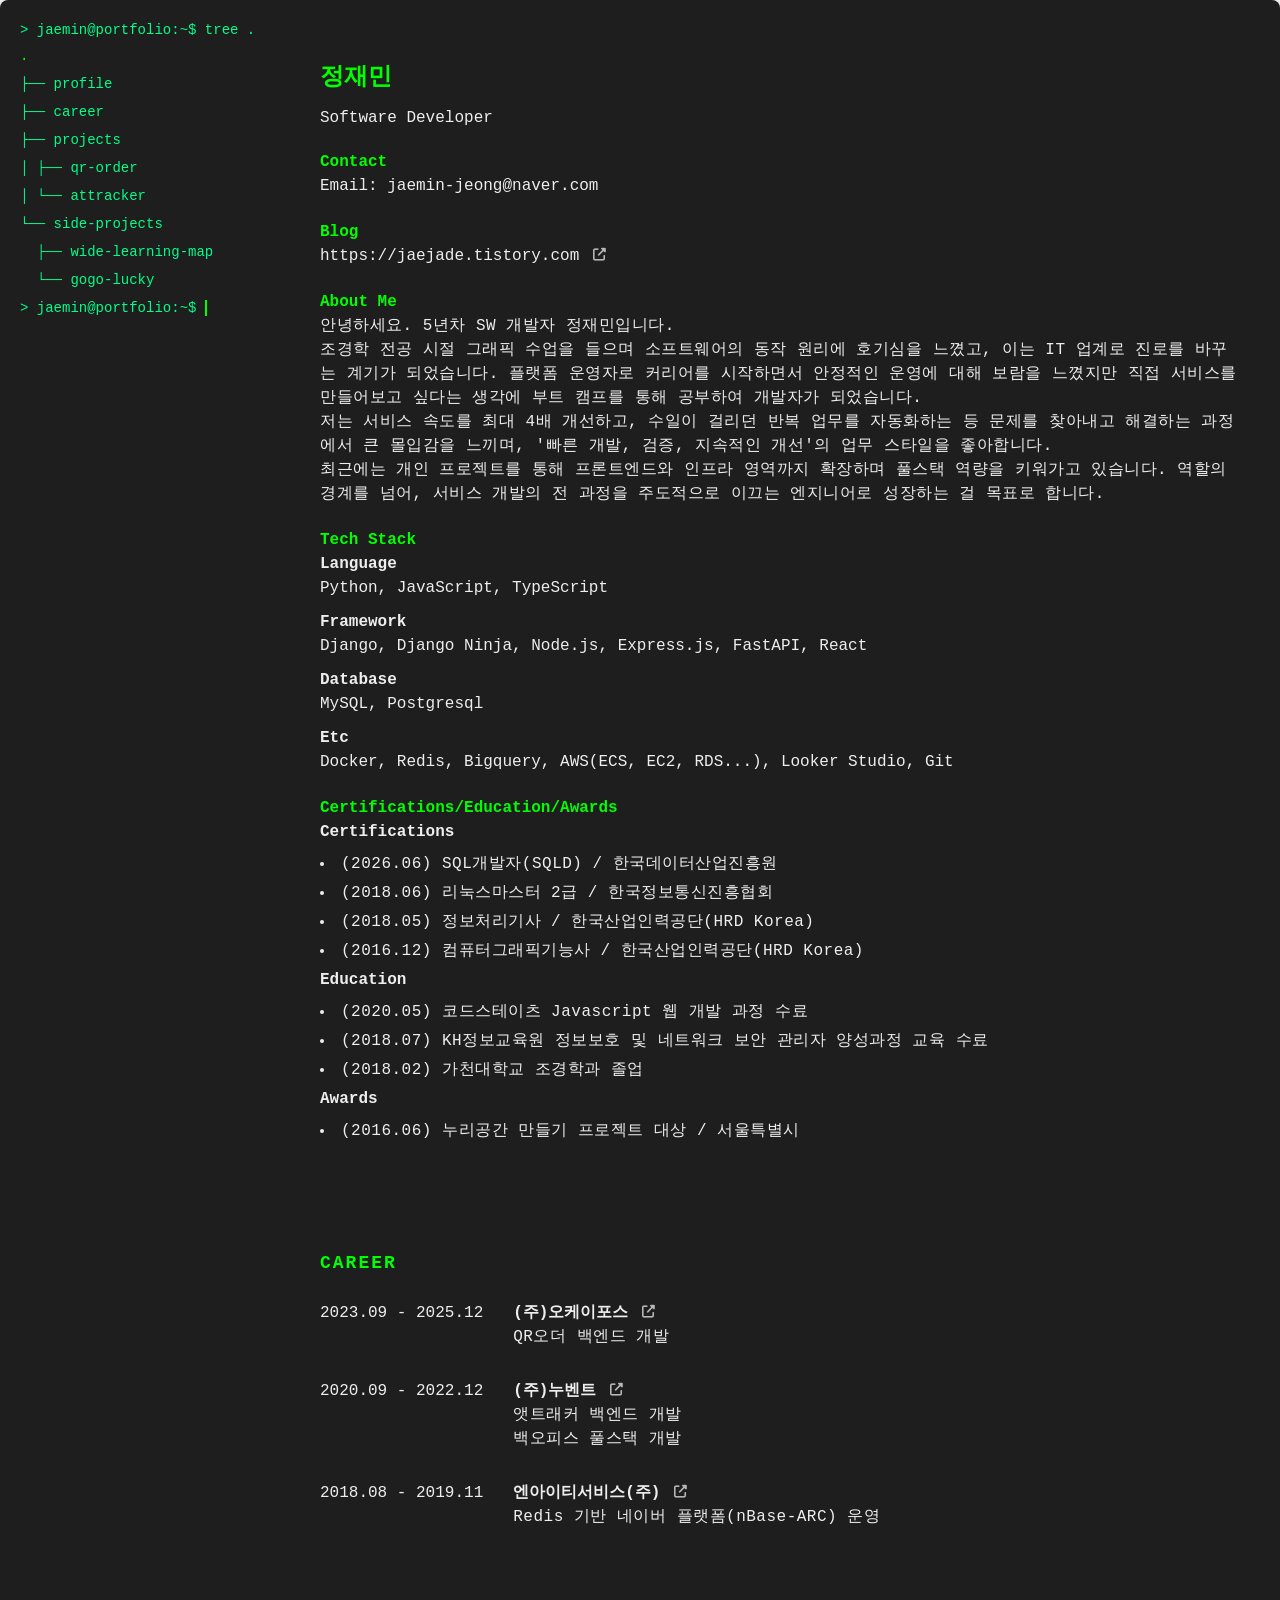
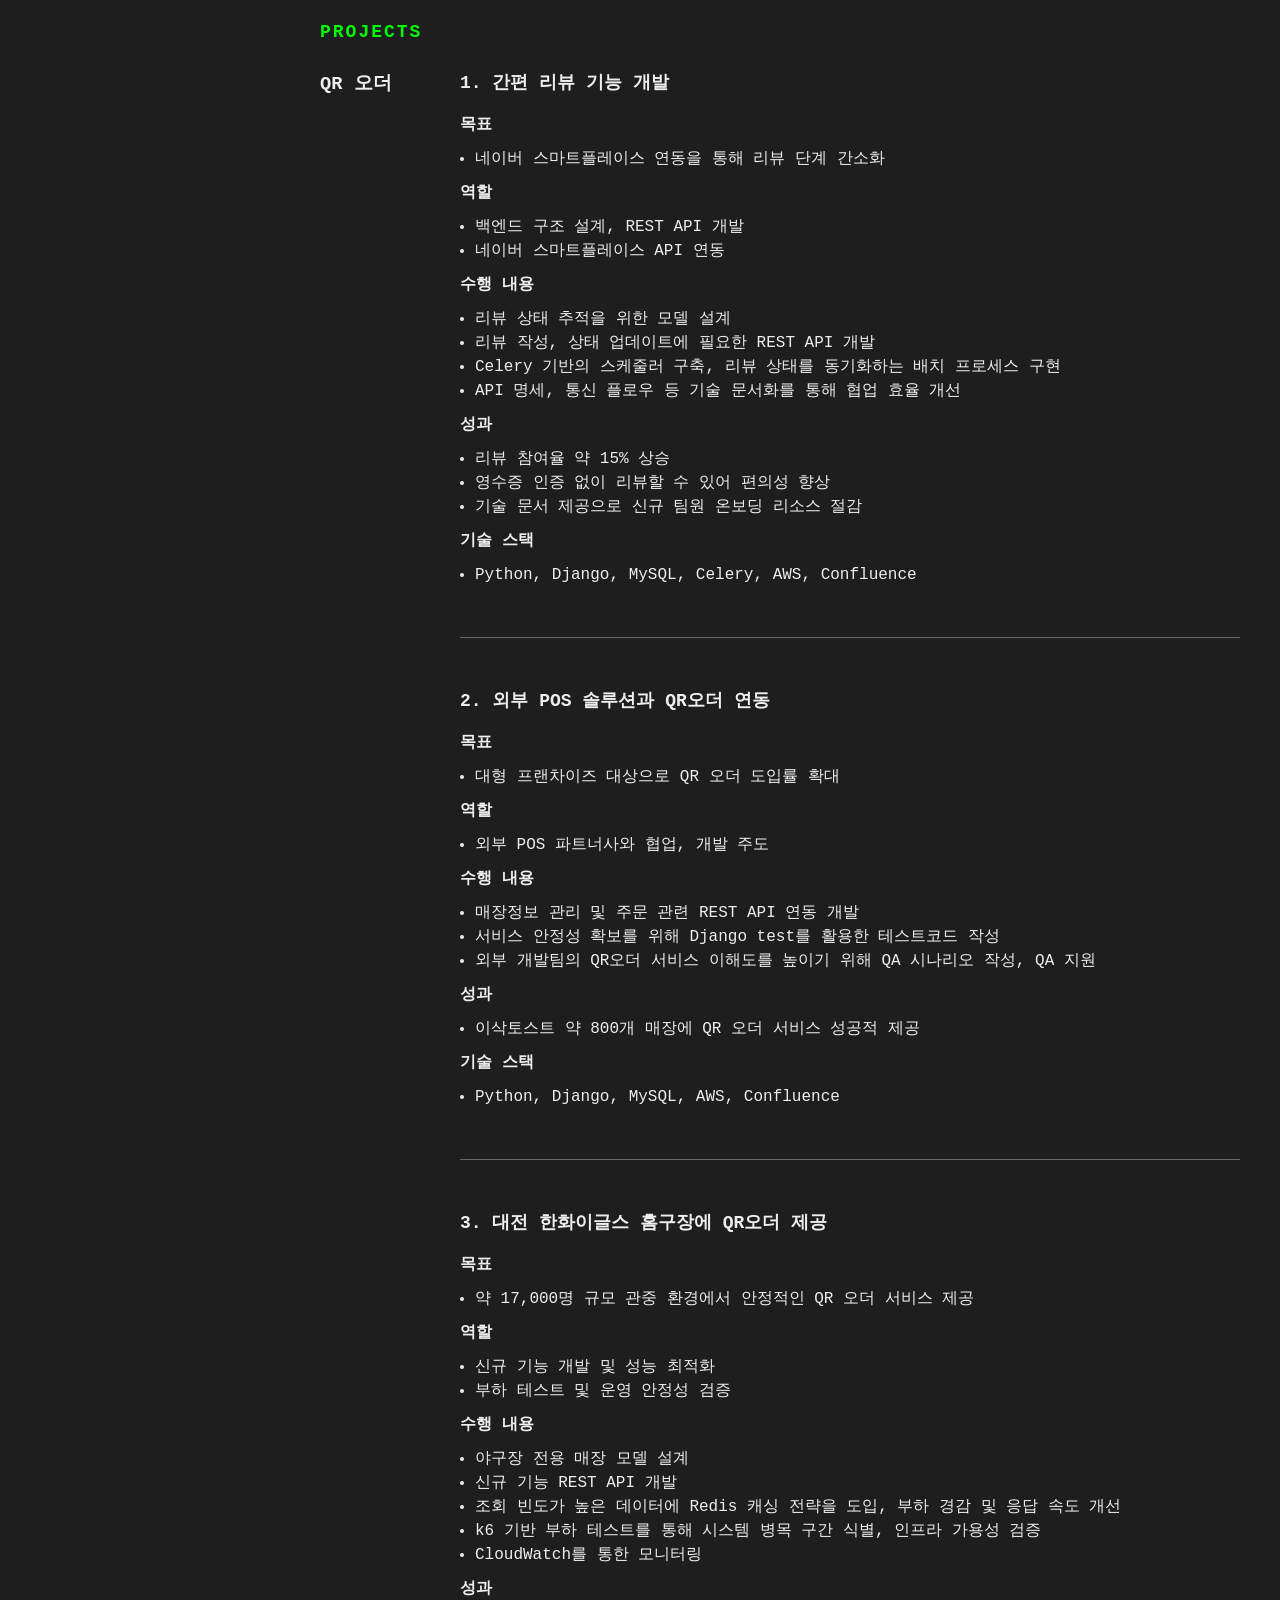
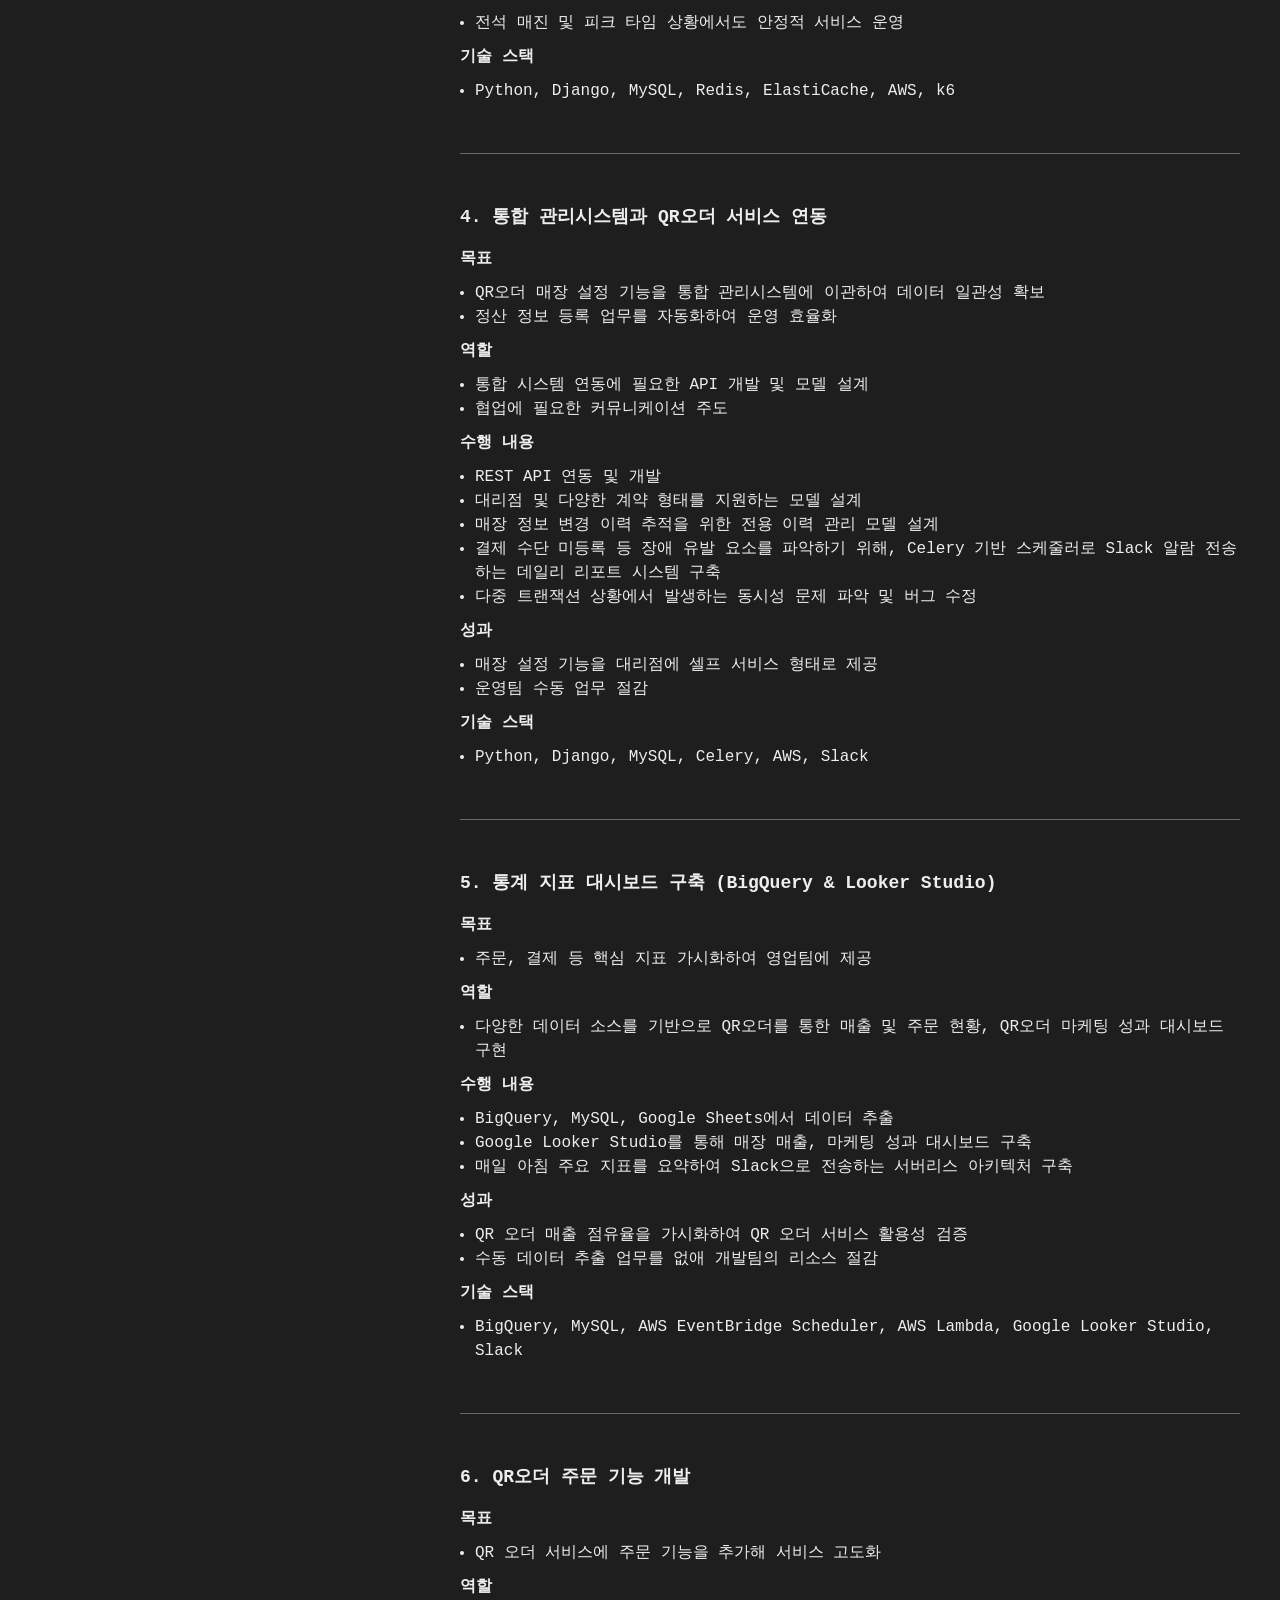
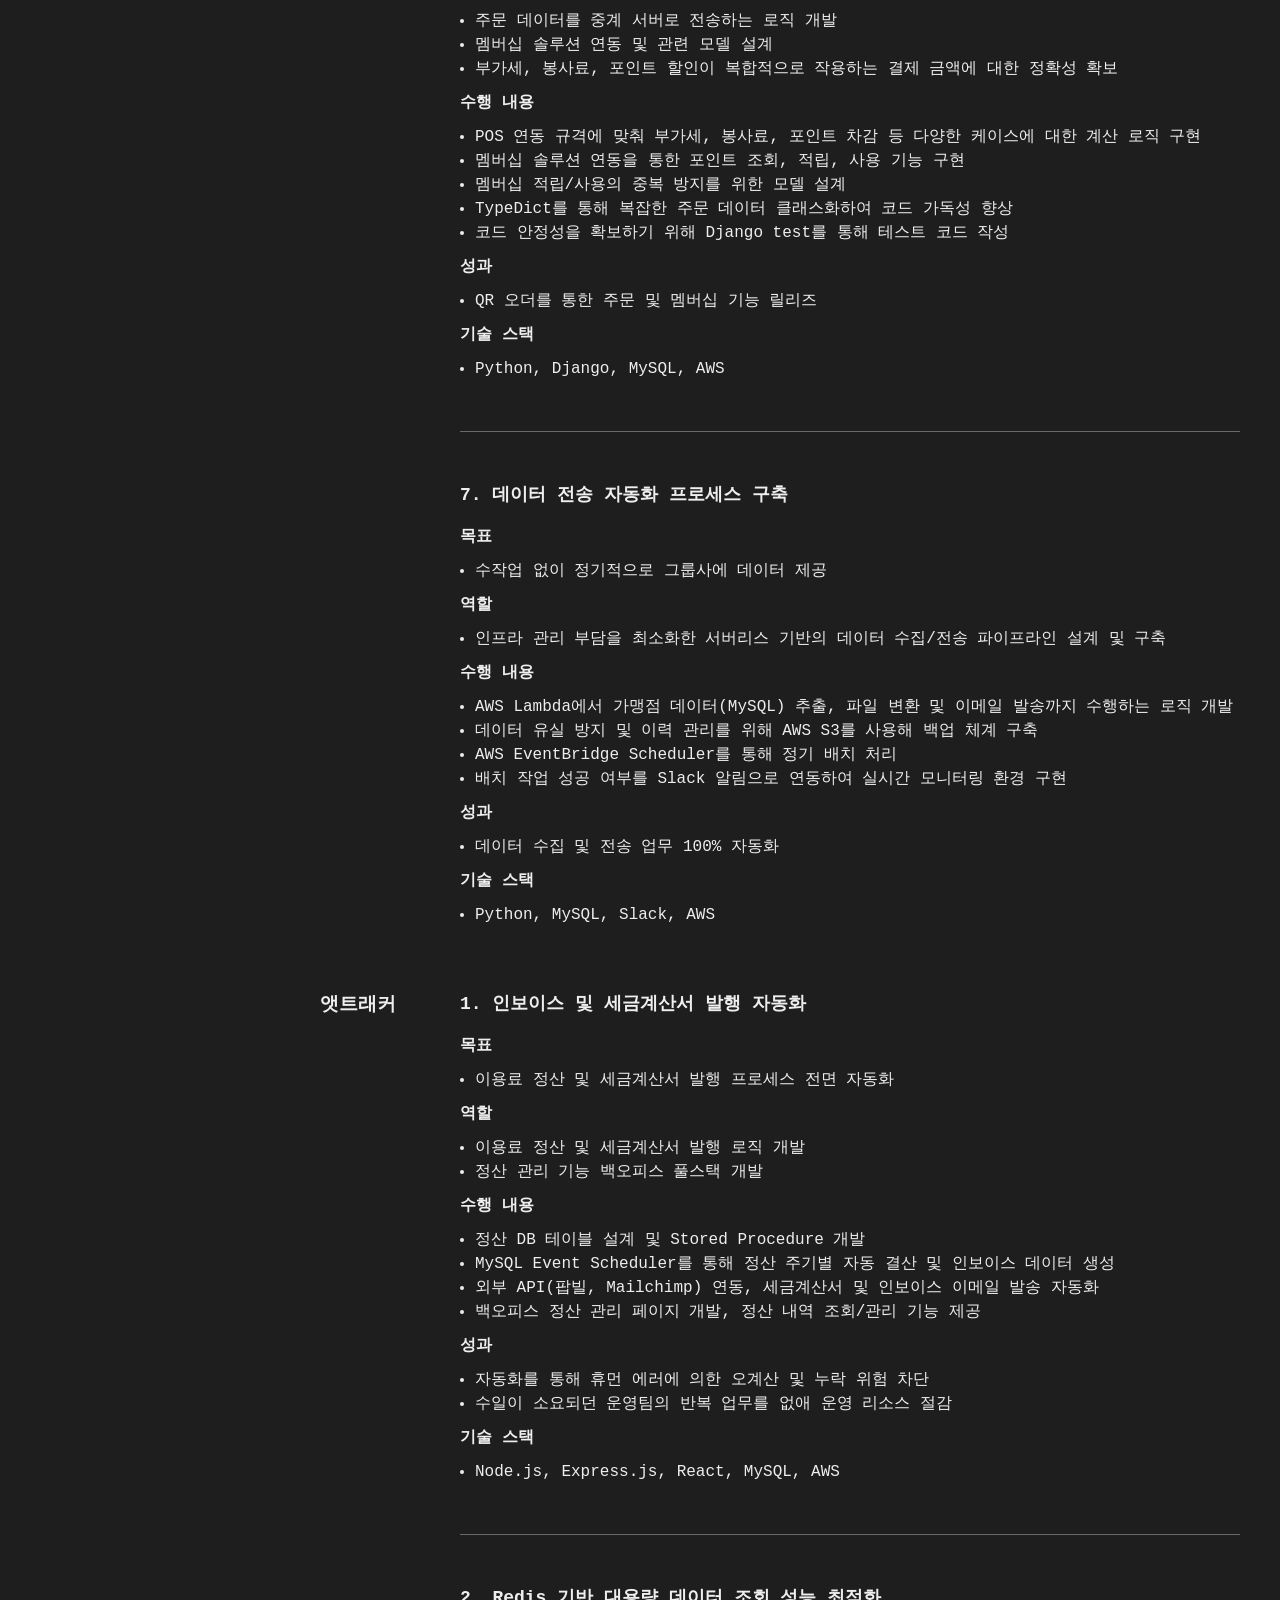
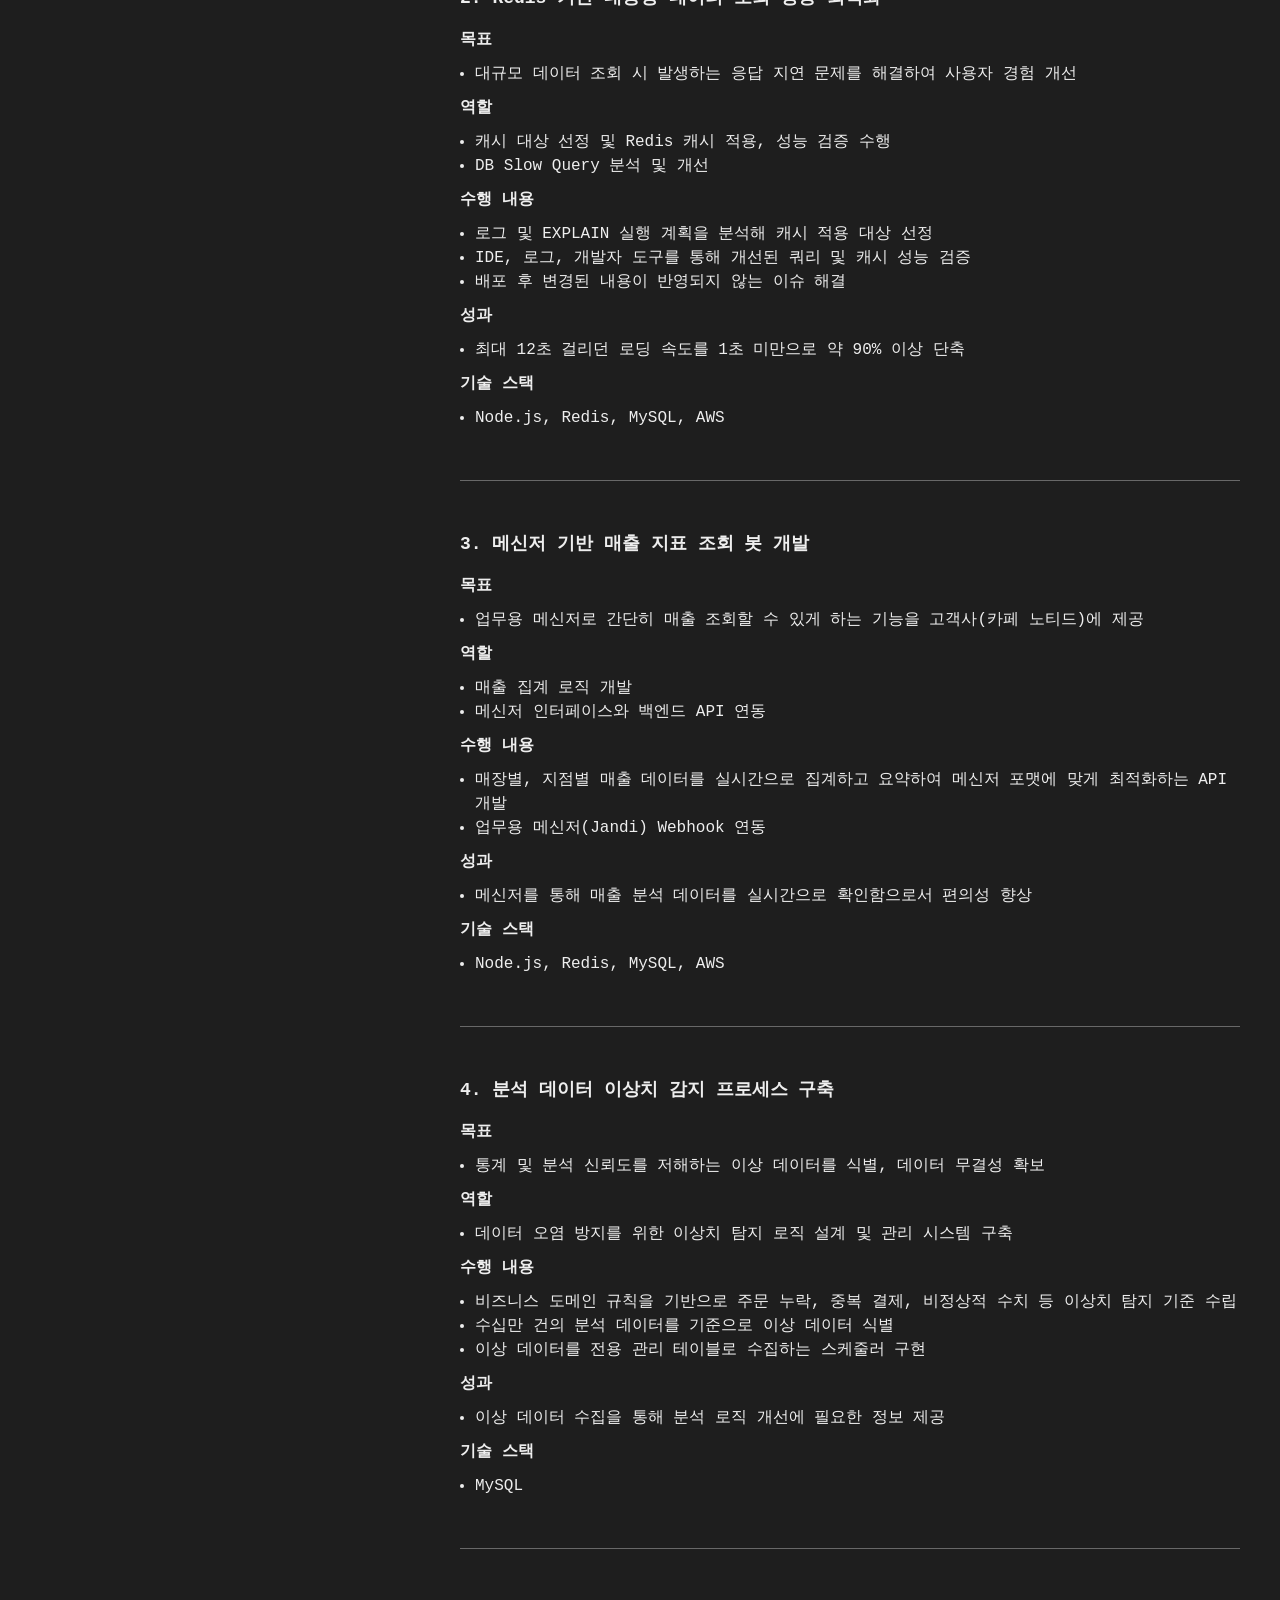
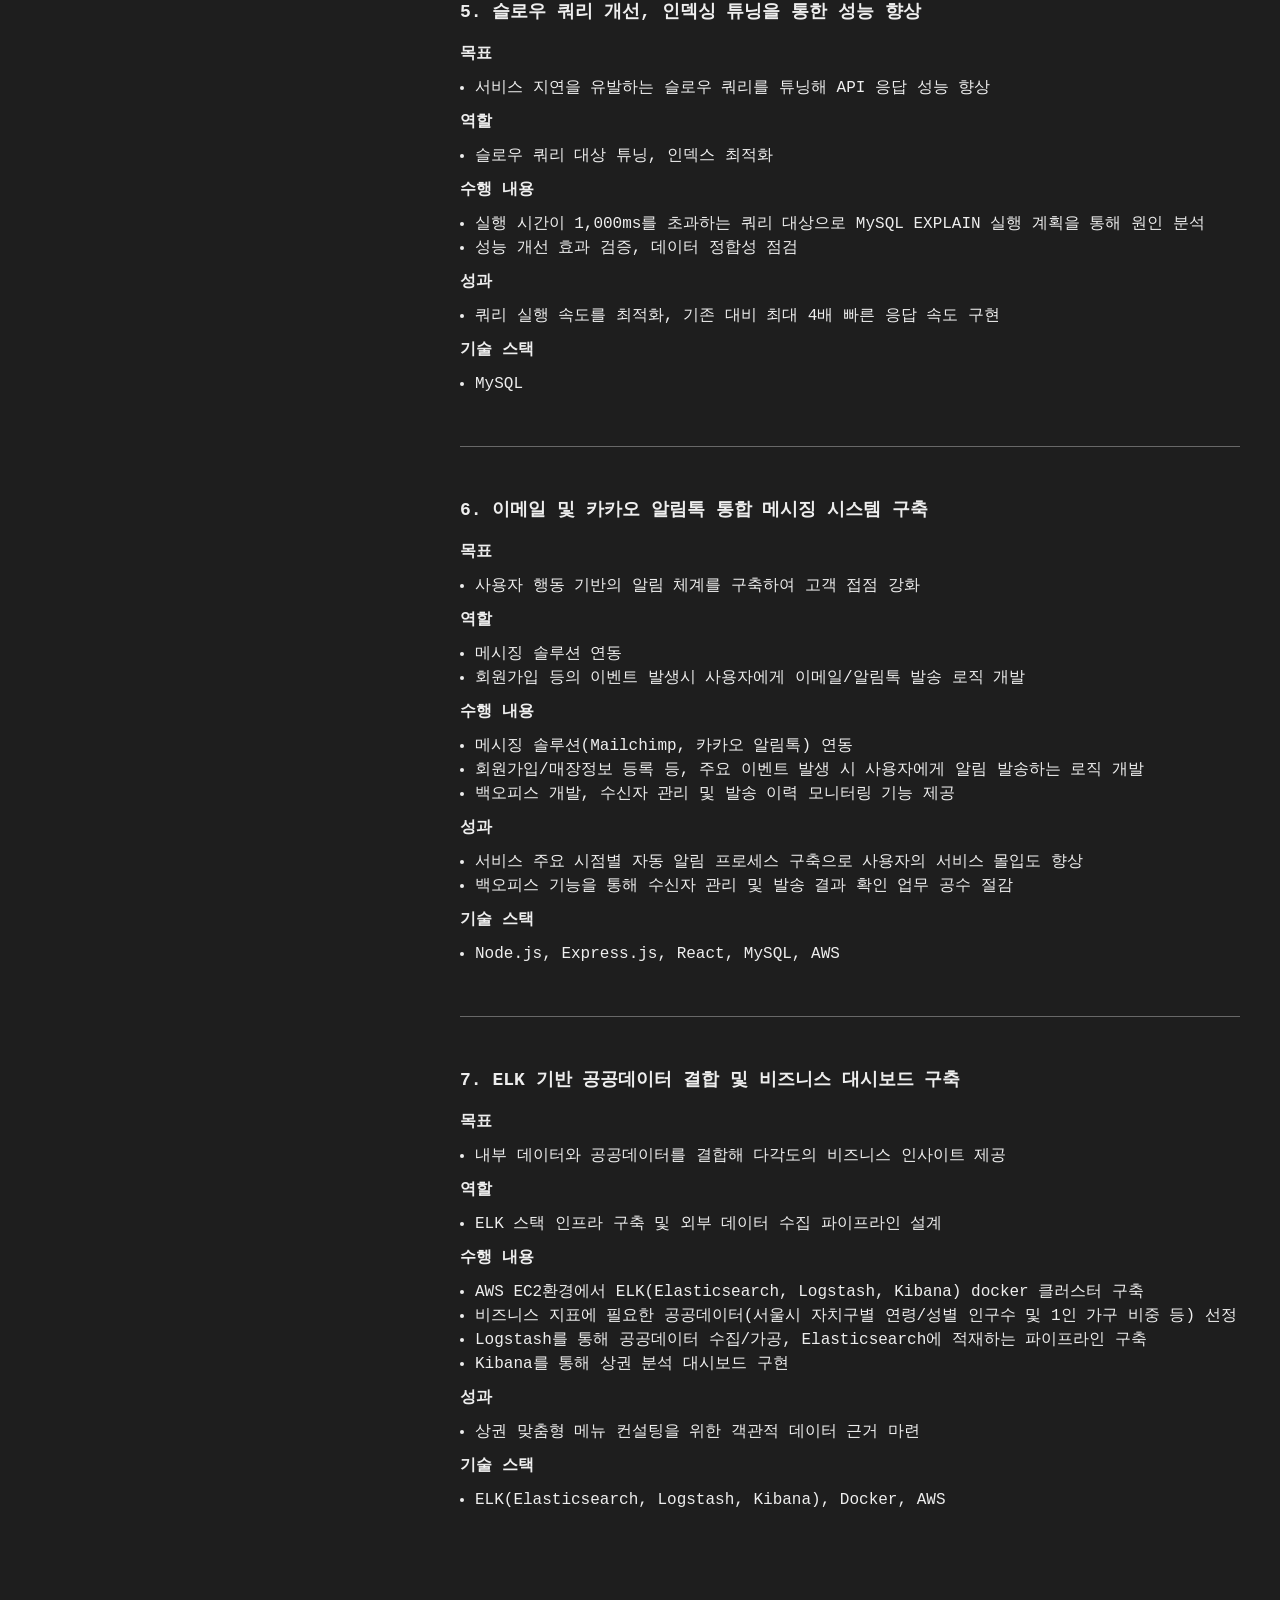
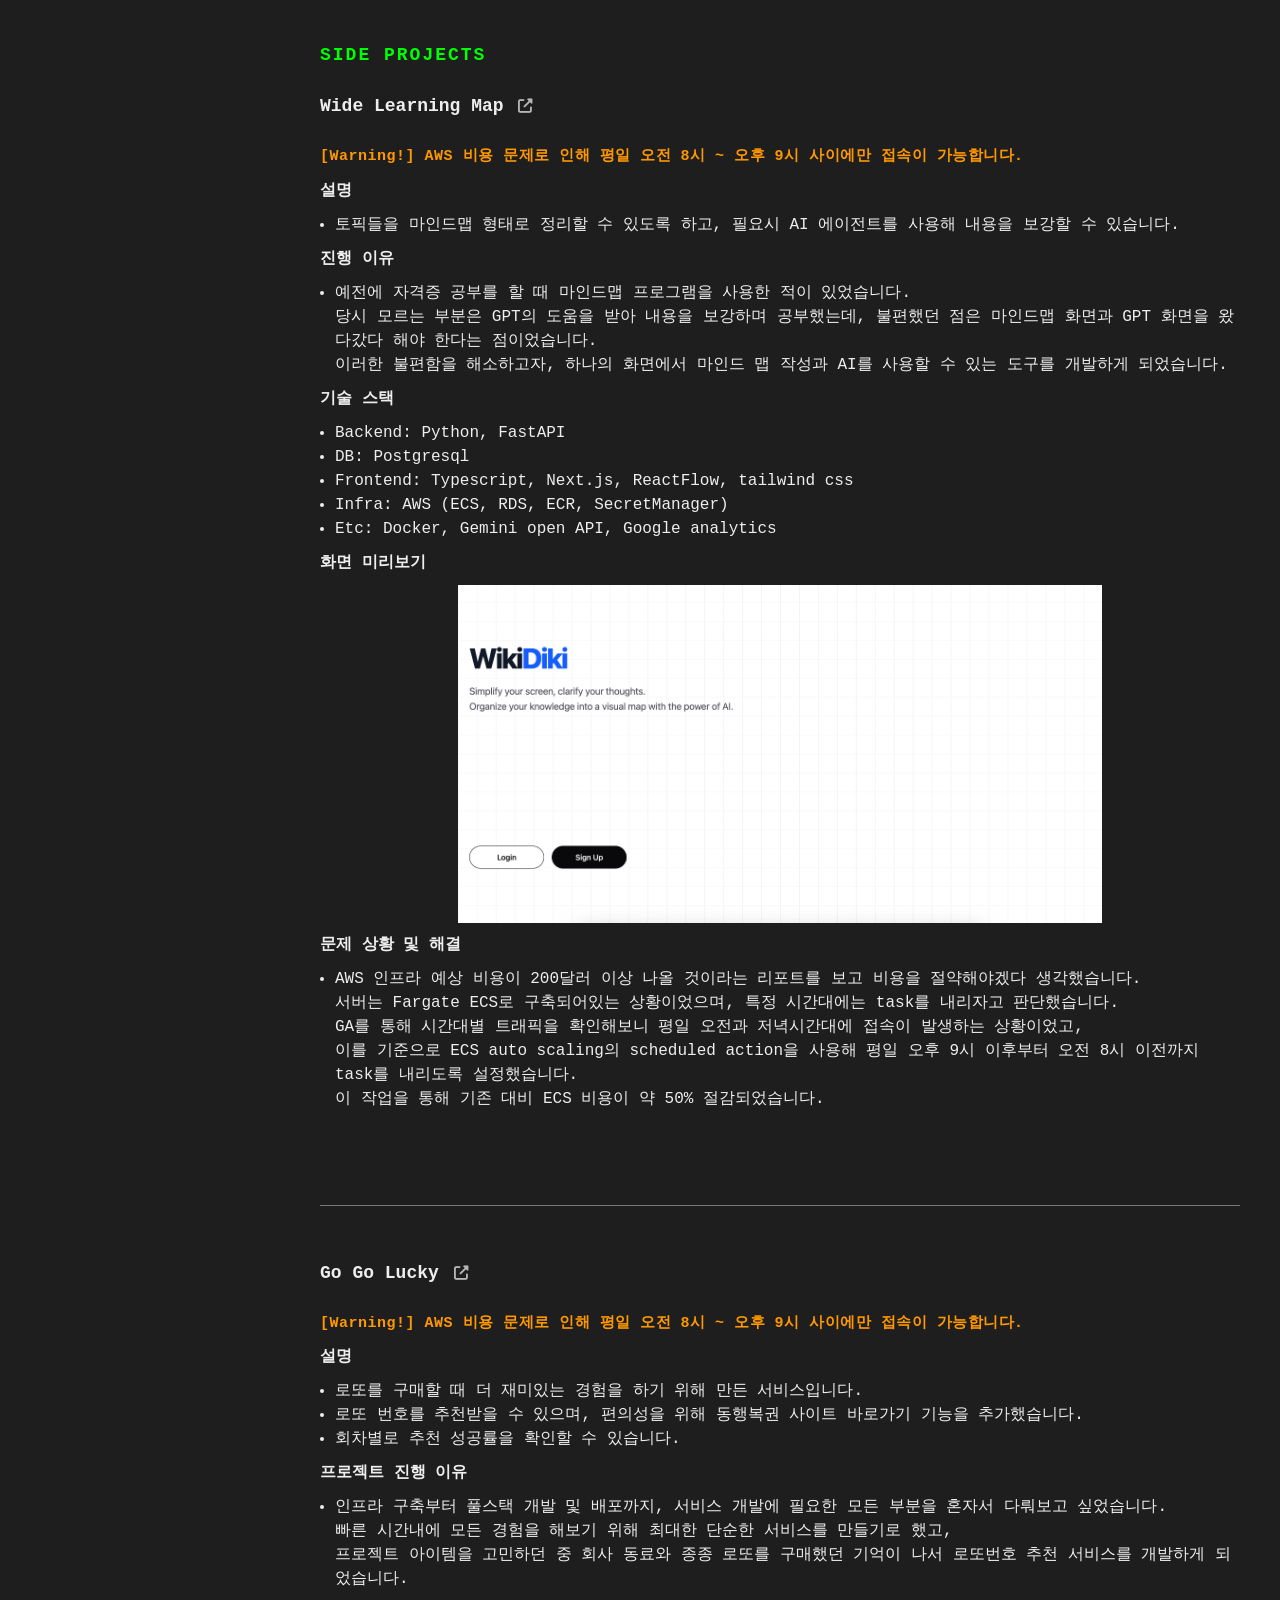
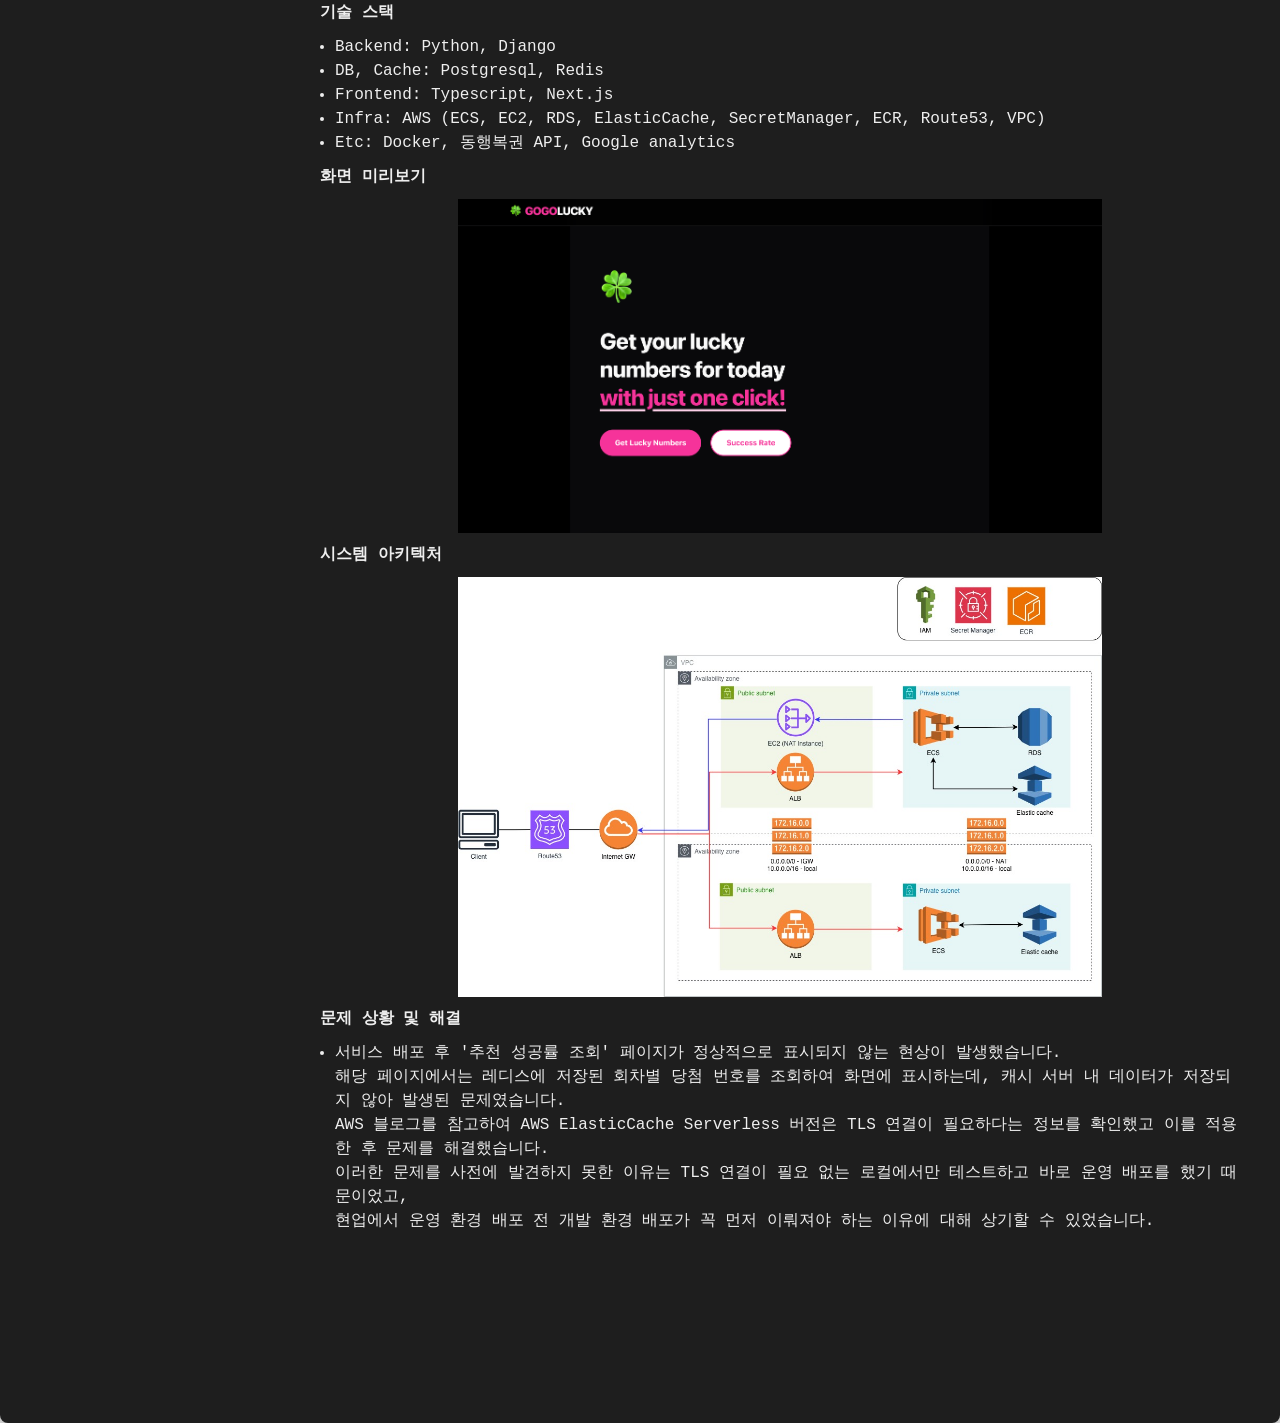
<file: index.html>
<!DOCTYPE html>
<html lang="ko">
    <head>
        <meta charset="UTF-8">
        <meta name="viewport" content="width=device-width, initial-scale=1.0">
        <title>Jaemin-Jeong portfolio</title>
        <link rel="stylesheet" href="css/index.css">
        <!-- 오픈소스 아이콘 라이브러리 (Font Awesome) -->
        <link rel="stylesheet" href="https://cdnjs.cloudflare.com/ajax/libs/font-awesome/6.4.0/css/all.min.css">
    </head>

    <body>
        <div class="container terminal-window">
            <aside class="sidebar">
                <div class="sidebar-header">
                    <div>
                        <span class="terminal-text"> > jaemin@portfolio:~$ tree . </span>
                    </div>
                </div>
                <nav class="tree-menu">
                    <div class="tree-root">
                        .
                    </div>
                    <ul>
                        <li>
                            <a href="#profile">
                                ├── profile
                            </a>
                        </li>
                        <li>
                            <a href="#career">
                                ├── career
                            </a>
                        </li>
                        <li>
                            <a href="#projects">
                                ├── projects
                            </a>
                            <ul class="tree-submenu">
                                <li>
                                    <a href="#qr-order">
                                        │   ├── qr-order
                                    </a>
                                </li>
                                <li>
                                    <a href="#attracker">
                                        │   └── attracker
                                    </a>
                                </li>
                            </ul>
                        </li>
                        <li>
                            <a href="#side-projects">
                                └── side-projects
                            </a>
                            <ul class="tree-submenu">
                                <li>
                                    <a href="#wide-learning-map">
                                       &nbsp;&nbsp;├── wide-learning-map
                                    </a>
                                </li>
                                <li>
                                    <a href="#gogo-lucky">
                                       &nbsp;&nbsp;└── gogo-lucky
                                    </a>
                                </li>
                            </ul>
                        </li>
                    </ul>
                </nav>
                <div class="sidebar-header">
                    <div>
                        <span class="terminal-text cursor-blink"> > jaemin@portfolio:~$&nbsp;</span>
                    </div>
                </div>
            </aside>

            <main class="content">
                <!-- 자기소개 -->
                <section id="profile" class="section profile">
                    <h1>정재민</h1>
                    <p class="role">Software Developer</p>

                    <div>
                        <strong>Contact</strong>
                        <ul class="profile-detail">
                            <li>Email: jaemin-jeong@naver.com</li>
                        </ul>
                    </div>

                    <div>
                        <strong>Blog</strong>
                        <ul class="profile-detail page-open-link">
                            <a href="https://jaejade.tistory.com/" target="_blank" rel="noopener noreferrer">
                                <li>
                                    https://jaejade.tistory.com <i class="fa-solid fa-up-right-from-square target-icon"></i>
                                </li>
                            </a>
                        </ul>
                    </div>

                    <div class="profile-detail">
                        <strong>About Me</strong>
                        <p class="letter-space-s">
                            안녕하세요. 5년차 SW 개발자 정재민입니다.</br>
                            조경학 전공 시절 그래픽 수업을 들으며 소프트웨어의 동작 원리에 호기심을 느꼈고, 이는 IT 업계로 진로를 바꾸는 계기가 되었습니다. 
                            플랫폼 운영자로 커리어를 시작하면서 안정적인 운영에 대해 보람을 느꼈지만 직접 서비스를 만들어보고 싶다는 생각에 부트 캠프를 통해 공부하여 개발자가 되었습니다.</br>
                            저는 서비스 속도를 최대 4배 개선하고, 수일이 걸리던 반복 업무를 자동화하는 등 문제를 찾아내고 해결하는 과정에서 큰 몰입감을 느끼며, '빠른 개발, 검증, 지속적인 개선'의 업무 스타일을 좋아합니다.</br>
                            최근에는 개인 프로젝트를 통해 프론트엔드와 인프라 영역까지 확장하며 풀스택 역량을 키워가고 있습니다. 
                            역할의 경계를 넘어, 서비스 개발의 전 과정을 주도적으로 이끄는 엔지니어로 성장하는 걸 목표로 합니다.
                        </p>
                    </div>

                    <div class="profile-detail">
                        <strong>Tech Stack</strong>
                        <ul>
                            <div class="stack-list">
                                <div class="stack-category">
                                    <div class="stack-category-title">Language</div>
                                    <div>Python, JavaScript, TypeScript </div>
                                </div>
                                <div class="stack-category">
                                    <div class="stack-category-title">Framework</div>
                                    <div>Django, Django Ninja, Node.js, Express.js, FastAPI, React</div>
                                </div>
                                <div class="stack-category">
                                    <div class="stack-category-title">Database</div>
                                    <div>MySQL, Postgresql</div>
                                </div>
                                <div class="stack-category">
                                    <div class="stack-category-title">Etc</div>
                                    <div>Docker, Redis, Bigquery, AWS(ECS, EC2, RDS...), Looker Studio, Git</div>
                                </div>
                            </div>  
                        </ul>
                    </div>

                    <div class="profile-detail">
                        <strong>Certifications/Education/Awards</strong>
                        <div class="profile-detail-title">Certifications</div>
                        <ul class="letter-space-s">
                            <li>(2026.06) SQL개발자(SQLD) / 한국데이터산업진흥원</li>
                            <li>(2018.06) 리눅스마스터 2급 / 한국정보통신진흥협회</li>
                            <li>(2018.05) 정보처리기사 / 한국산업인력공단(HRD Korea)</li>
                            <li>(2016.12) 컴퓨터그래픽기능사 / 한국산업인력공단(HRD Korea)</li>
                        </ul>
                        <div class="profile-detail-title">Education</div>
                        <ul class="letter-space-s">
                            <li>(2020.05) 코드스테이츠 Javascript 웹 개발 과정 수료</li>
                            <li>(2018.07) KH정보교육원 정보보호 및 네트워크 보안 관리자 양성과정 교육 수료</li>
                            <li>(2018.02) 가천대학교 조경학과 졸업</li>
                        </ul>
                        <div class="profile-detail-title">Awards</div>
                        <ul class="letter-space-s">
                            <li>(2016.06) 누리공간 만들기 프로젝트 대상 / 서울특별시</li>
                        </ul>
                    </div>
                </section>

                <section id="career" class="section">
                    <h2>Career</h2>

                    <div class="timeline">
                        <div class="timeline-item">
                            <span class="year">2023.09 - 2025.12</span>
                            <div>
                                <div class="company-link">
                                    <a href="https://qr.okpos.co.kr/" target="_blank" rel="noopener noreferrer">
                                        (주)오케이포스 <i class="fa-solid fa-up-right-from-square target-icon"></i>
                                    </a>
                                </div>
                                <p class="letter-space-s">QR오더 백엔드 개발</p>
                            </div>
                        </div>

                        <div class="timeline-item">
                            <span class="year">2020.09 - 2022.12</span>
                            <div>
                                <div class="company-link">
                                    <a href="https://attracker.shop/company" target="_blank" rel="noopener noreferrer">
                                        (주)누벤트 <i class="fa-solid fa-up-right-from-square target-icon"></i>
                                    </a>
                                </div>
                                <p class="letter-space-s">앳트래커 백엔드 개발</p>  
                                <p class="letter-space-s">백오피스 풀스택 개발</p>
                            </div>
                        </div>

                        <div class="timeline-item">
                            <span class="year">2018.08 - 2019.11</span>
                            <div>
                                <div class="company-link">
                                    <a href="https://www.nits-corp.com/" target="_blank" rel="noopener noreferrer">
                                        엔아이티서비스(주) <i class="fa-solid fa-up-right-from-square target-icon"></i>
                                    </a>
                                </div>
                                <p class="letter-space-s">Redis 기반 네이버 플랫폼(nBase-ARC) 운영</p>
                            </div>
                        </div>
                    </div>
                </section>

                <section id="projects" class="section">
                    <h2>Projects</h2>

                    <div class="project-list">
                        <!-- QR오더 -->
                        <div class="project-items">
                            <h3 id="qr-order" class="project-category">QR 오더</h3>
                            <div>
                                <!-- QR 오더 프로젝트 1 -->
                                <div class="project-title">1. 간편 리뷰 기능 개발</div>
                                <div class="project-description">
                                    <strong>목표</strong>
                                    <ul>
                                        <li>네이버 스마트플레이스 연동을 통해 리뷰 단계 간소화</li>
                                    </ul>

                                    <strong>역할</strong>
                                    <ul>
                                        <li>백엔드 구조 설계, REST API 개발</li>
                                        <li>네이버 스마트플레이스 API 연동</li>
                                    </ul>

                                    <strong>수행 내용</strong>
                                    <ul>
                                        <li>리뷰 상태 추적을 위한 모델 설계</li>
                                        <li>리뷰 작성, 상태 업데이트에 필요한 REST API 개발</li>
                                        <li>Celery 기반의 스케줄러 구축, 리뷰 상태를 동기화하는 배치 프로세스 구현</li>
                                        <li>API 명세, 통신 플로우 등 기술 문서화를 통해 협업 효율 개선</li>
                                    </ul>

                                    <strong>성과</strong>
                                    <ul>
                                        <li>리뷰 참여율 약 15% 상승</li>
                                        <li>영수증 인증 없이 리뷰할 수 있어 편의성 향상</li>
                                        <li>기술 문서 제공으로 신규 팀원 온보딩 리소스 절감</li>
                                    </ul>

                                    <strong>기술 스택</strong>
                                    <ul>
                                        <li>Python, Django, MySQL, Celery, AWS, Confluence</li>
                                    </ul>
                                </div>

                                <hr/>
                                
                                <!-- QR 오더 프로젝트 2 -->
                                <div class="project-title">2. 외부 POS 솔루션과 QR오더 연동</div>
                                <div class="project-description">
                                    <strong>목표</strong>
                                    <ul>
                                        <li>대형 프랜차이즈 대상으로 QR 오더 도입률 확대</li>
                                    </ul>

                                    <strong>역할</strong>
                                    <ul>
                                        <li>외부 POS 파트너사와 협업, 개발 주도</li>
                                    </ul>

                                    <strong>수행 내용</strong>
                                    <ul>
                                        <li>매장정보 관리 및 주문 관련 REST API 연동 개발</li>
                                        <li>서비스 안정성 확보를 위해 Django test를 활용한 테스트코드 작성</li>
                                        <li>외부 개발팀의 QR오더 서비스 이해도를 높이기 위해 QA 시나리오 작성, QA 지원</li>
                                    </ul>

                                    <strong>성과</strong>
                                    <ul>
                                        <li>이삭토스트 약 800개 매장에 QR 오더 서비스 성공적 제공</li>
                                    </ul>

                                    <strong>기술 스택</strong>
                                    <ul>
                                        <li>Python, Django, MySQL, AWS, Confluence</li>
                                    </ul>
                                </div>

                                <hr/>
                                
                                <!-- QR 오더 프로젝트 3 -->
                                <div class="project-title">3. 대전 한화이글스 홈구장에 QR오더 제공</div>
                                <div class="project-description">
                                    <strong>목표</strong>
                                    <ul>
                                        <li>약 17,000명 규모 관중 환경에서 안정적인 QR 오더 서비스 제공</li>
                                    </ul>

                                    <strong>역할</strong>
                                    <ul>
                                        <li>신규 기능 개발 및 성능 최적화</li>
                                        <li>부하 테스트 및 운영 안정성 검증</li>
                                    </ul>

                                    <strong>수행 내용</strong>
                                    <ul>
                                        <li>야구장 전용 매장 모델 설계</li>
                                        <li>신규 기능 REST API 개발</li>
                                        <li>조회 빈도가 높은 데이터에 Redis 캐싱 전략을 도입, 부하 경감 및 응답 속도 개선</li>
                                        <li>k6 기반 부하 테스트를 통해 시스템 병목 구간 식별, 인프라 가용성 검증</li>
                                        <li>CloudWatch를 통한 모니터링</li>
                                    </ul>

                                    <strong>성과</strong>
                                    <ul>
                                        <li>전석 매진 및 피크 타임 상황에서도 안정적 서비스 운영</li>
                                    </ul>

                                    <strong>기술 스택</strong>
                                    <ul>
                                        <li>Python, Django, MySQL, Redis, ElastiCache, AWS, k6</li>
                                    </ul>
                                </div>     

                                <hr/>
                                
                                <!-- QR 오더 프로젝트 4 -->
                                <div class="project-title">4. 통합 관리시스템과 QR오더 서비스 연동</div>
                                <div class="project-description">
                                    <strong>목표</strong>
                                    <ul>
                                        <li>QR오더 매장 설정 기능을 통합 관리시스템에 이관하여 데이터 일관성 확보</li>
                                        <li>정산 정보 등록 업무를 자동화하여 운영 효율화</li>
                                    </ul>

                                    <strong>역할</strong>
                                    <ul>
                                        <li>통합 시스템 연동에 필요한 API 개발 및 모델 설계</li>
                                        <li>협업에 필요한 커뮤니케이션 주도</li>
                                    </ul>

                                    <strong>수행 내용</strong>
                                    <ul>
                                        <li>REST API 연동 및 개발</li>
                                        <li>대리점 및 다양한 계약 형태를 지원하는 모델 설계</li>
                                        <li>매장 정보 변경 이력 추적을 위한 전용 이력 관리 모델 설계</li>
                                        <li>결제 수단 미등록 등 장애 유발 요소를 파악하기 위해, Celery 기반 스케줄러로 Slack 알람 전송하는 데일리 리포트 시스템 구축</li>
                                        <li>다중 트랜잭션 상황에서 발생하는 동시성 문제 파악 및 버그 수정</li>
                                    </ul>

                                    <strong>성과</strong>
                                    <ul>
                                        <li>매장 설정 기능을 대리점에 셀프 서비스 형태로 제공</li>
                                        <li>운영팀 수동 업무 절감</li>
                                    </ul>

                                    <strong>기술 스택</strong>
                                    <ul>
                                        <li>Python, Django, MySQL, Celery, AWS, Slack</li>
                                    </ul>
                                </div>    

                                <hr/>

                                <!-- QR 오더 프로젝트 5 -->
                                <div class="project-title">5. 통계 지표 대시보드 구축 (BigQuery & Looker Studio)</div>
                                <div class="project-description">
                                    <strong>목표</strong>
                                    <ul>
                                        <li>주문, 결제 등 핵심 지표 가시화하여 영업팀에 제공</li>
                                    </ul>

                                    <strong>역할</strong>
                                    <ul>
                                        <li>다양한 데이터 소스를 기반으로 QR오더를 통한 매출 및 주문 현황, QR오더 마케팅 성과 대시보드 구현</li>
                                    </ul>

                                    <strong>수행 내용</strong>
                                    <ul>
                                        <li>BigQuery, MySQL, Google Sheets에서 데이터 추출</li>
                                        <li>Google Looker Studio를 통해 매장 매출, 마케팅 성과 대시보드 구축</li>
                                        <li>매일 아침 주요 지표를 요약하여 Slack으로 전송하는 서버리스 아키텍처 구축</li>
                                    </ul>

                                    <strong>성과</strong>
                                    <ul>
                                        <li>QR 오더 매출 점유율을 가시화하여 QR 오더 서비스 활용성 검증</li>
                                        <li>수동 데이터 추출 업무를 없애 개발팀의 리소스 절감</li>
                                    </ul>

                                    <strong>기술 스택</strong>
                                    <ul>
                                        <li>BigQuery, MySQL, AWS EventBridge Scheduler, AWS Lambda, Google Looker Studio, Slack</li>
                                    </ul>
                                </div>    

                                <hr/>

                                <!-- QR 오더 프로젝트 6 -->
                                <div class="project-title">6. QR오더 주문 기능 개발</div>
                                <div class="project-description">
                                    <strong>목표</strong>
                                    <ul>
                                        <li>QR 오더 서비스에 주문 기능을 추가해 서비스 고도화</li>
                                    </ul>

                                    <strong>역할</strong>
                                    <ul>
                                        <li>주문 데이터를 중계 서버로 전송하는 로직 개발</li>
                                        <li>멤버십 솔루션 연동 및 관련 모델 설계</li>
                                        <li>부가세, 봉사료, 포인트 할인이 복합적으로 작용하는 결제 금액에 대한 정확성 확보</li>
                                    </ul>

                                    <strong>수행 내용</strong>
                                    <ul>
                                        <li>POS 연동 규격에 맞춰 부가세, 봉사료, 포인트 차감 등 다양한 케이스에 대한 계산 로직 구현</li>
                                        <li>멤버십 솔루션 연동을 통한 포인트 조회, 적립, 사용 기능 구현</li>
                                        <li>멤버십 적립/사용의 중복 방지를 위한 모델 설계</li>
                                        <li>TypeDict를 통해 복잡한 주문 데이터 클래스화하여 코드 가독성 향상</li>
                                        <li>코드 안정성을 확보하기 위해 Django test를 통해 테스트 코드 작성</li>
                                    </ul>

                                    <strong>성과</strong>
                                    <ul>
                                        <li>QR 오더를 통한 주문 및 멤버십 기능 릴리즈</li>
                                    </ul>

                                    <strong>기술 스택</strong>
                                    <ul>
                                        <li>Python, Django, MySQL, AWS</li>
                                    </ul>
                                </div>    

                                <hr/>

                                <!-- QR 오더 프로젝트 7 -->
                                <div class="project-title">7. 데이터 전송 자동화 프로세스 구축</div>
                                <div class="project-description">
                                    <strong>목표</strong>
                                    <ul>
                                        <li>수작업 없이 정기적으로 그룹사에 데이터 제공</li>
                                    </ul>

                                    <strong>역할</strong>
                                    <ul>
                                        <li>인프라 관리 부담을 최소화한 서버리스 기반의 데이터 수집/전송 파이프라인 설계 및 구축</li>
                                    </ul>

                                    <strong>수행 내용</strong>
                                    <ul>
                                        <li>AWS Lambda에서 가맹점 데이터(MySQL) 추출, 파일 변환 및 이메일 발송까지 수행하는 로직 개발</li>
                                        <li>데이터 유실 방지 및 이력 관리를 위해 AWS S3를 사용해 백업 체계 구축</li>
                                        <li>AWS EventBridge Scheduler를 통해 정기 배치 처리</li>
                                        <li>배치 작업 성공 여부를 Slack 알림으로 연동하여 실시간 모니터링 환경 구현</li>
                                    </ul>

                                    <strong>성과</strong>
                                    <ul>
                                        <li>데이터 수집 및 전송 업무 100% 자동화</li>
                                    </ul>

                                    <strong>기술 스택</strong>
                                    <ul>
                                        <li>Python, MySQL, Slack, AWS</li>
                                    </ul>
                                </div>   
                                
                            </div>
                        </div>

                        <!-- 앳트래커 -->
                        <div id="attracker" class="project-items">
                            <h3 id="qr-order" class="project-category">앳트래커</h3>
                            <div>
                                <!-- 앳프래커 프로젝트 1 -->
                                <div class="project-title">1. 인보이스 및 세금계산서 발행 자동화</div>
                                <div class="project-description">
                                    <strong>목표</strong>
                                    <ul>
                                        <li>이용료 정산 및 세금계산서 발행 프로세스 전면 자동화</li>
                                    </ul>

                                    <strong>역할</strong>
                                    <ul>
                                        <li>이용료 정산 및 세금계산서 발행 로직 개발</li>
                                        <li>정산 관리 기능 백오피스 풀스택 개발</li>
                                    </ul>

                                    <strong>수행 내용</strong>
                                    <ul>
                                        <li>정산 DB 테이블 설계 및 Stored Procedure 개발</li>
                                        <li>MySQL Event Scheduler를 통해 정산 주기별 자동 결산 및 인보이스 데이터 생성</li>
                                        <li>외부 API(팝빌, Mailchimp) 연동, 세금계산서 및 인보이스 이메일 발송 자동화</li>
                                        <li>백오피스 정산 관리 페이지 개발, 정산 내역 조회/관리 기능 제공</li>
                                    </ul>

                                    <strong>성과</strong>
                                    <ul>
                                        <li>자동화를 통해 휴먼 에러에 의한 오계산 및 누락 위험 차단</li>
                                        <li>수일이 소요되던 운영팀의 반복 업무를 없애 운영 리소스 절감</li>
                                    </ul>

                                    <strong>기술 스택</strong>
                                    <ul>
                                        <li>Node.js, Express.js, React, MySQL, AWS</li>
                                    </ul>
                                </div>

                                <hr/>

                                <!-- 앳프래커 프로젝트 2 -->
                                <div class="project-title">2. Redis 기반 대용량 데이터 조회 성능 최적화</div>
                                <div class="project-description">
                                    <strong>목표</strong>
                                    <ul>
                                        <li>대규모 데이터 조회 시 발생하는 응답 지연 문제를 해결하여 사용자 경험 개선</li>
                                    </ul>

                                    <strong>역할</strong>
                                    <ul>
                                        <li>캐시 대상 선정 및 Redis 캐시 적용, 성능 검증 수행</li>
                                        <li>DB Slow Query 분석 및 개선</li>
                                    </ul>

                                    <strong>수행 내용</strong>
                                    <ul>
                                        <li>로그 및 EXPLAIN 실행 계획을 분석해 캐시 적용 대상 선정</li>
                                        <li>IDE, 로그, 개발자 도구를 통해 개선된 쿼리 및 캐시 성능 검증</li>
                                        <li>배포 후 변경된 내용이 반영되지 않는 이슈 해결</li>
                                    </ul>

                                    <strong>성과</strong>
                                    <ul>
                                        <li>최대 12초 걸리던 로딩 속도를 1초 미만으로 약 90% 이상 단축</li>
                                    </ul>

                                    <strong>기술 스택</strong>
                                    <ul>
                                        <li>Node.js, Redis, MySQL, AWS</li>
                                    </ul>
                                </div>

                                <hr/>

                                <!-- 앳프래커 프로젝트 3 -->
                                 <div class="project-title">3. 메신저 기반 매출 지표 조회 봇 개발</div>
                                <div class="project-description">
                                    <strong>목표</strong>
                                    <ul>
                                        <li>업무용 메신저로 간단히 매출 조회할 수 있게 하는 기능을 고객사(카페 노티드)에 제공</li>
                                    </ul>

                                    <strong>역할</strong>
                                    <ul>
                                        <li>매출 집계 로직 개발</li>
                                        <li>메신저 인터페이스와 백엔드 API 연동</li>
                                    </ul>

                                    <strong>수행 내용</strong>
                                    <ul>
                                        <li>매장별, 지점별 매출 데이터를 실시간으로 집계하고 요약하여 메신저 포맷에 맞게 최적화하는 API 개발</li>
                                        <li>업무용 메신저(Jandi) Webhook 연동</li>
                                    </ul>

                                    <strong>성과</strong>
                                    <ul>
                                        <li>메신저를 통해 매출 분석 데이터를 실시간으로 확인함으로서 편의성 향상</li>
                                    </ul>

                                    <strong>기술 스택</strong>
                                    <ul>
                                        <li>Node.js, Redis, MySQL, AWS</li>
                                    </ul>
                                </div>

                                <hr/>

                                <!-- 앳프래커 프로젝트 4 -->
                                <div class="project-title">4. 분석 데이터 이상치 감지 프로세스 구축</div>
                                <div class="project-description">
                                    <strong>목표</strong>
                                    <ul>
                                        <li>통계 및 분석 신뢰도를 저해하는 이상 데이터를 식별, 데이터 무결성 확보</li>
                                    </ul>

                                    <strong>역할</strong>
                                    <ul>
                                        <li>데이터 오염 방지를 위한 이상치 탐지 로직 설계 및 관리 시스템 구축</li>
                                    </ul>

                                    <strong>수행 내용</strong>
                                    <ul>
                                        <li>비즈니스 도메인 규칙을 기반으로 주문 누락, 중복 결제, 비정상적 수치 등 이상치 탐지 기준 수립</li>
                                        <li>수십만 건의 분석 데이터를 기준으로 이상 데이터 식별</li>
                                        <li>이상 데이터를 전용 관리 테이블로 수집하는 스케줄러 구현</li>
                                    </ul>

                                    <strong>성과</strong>
                                    <ul>
                                        <li>이상 데이터 수집을 통해 분석 로직 개선에 필요한 정보 제공</li>
                                    </ul>

                                    <strong>기술 스택</strong>
                                    <ul>
                                        <li>MySQL</li>
                                    </ul>
                                </div>

                                <hr/>

                                <!-- 앳프래커 프로젝트 5 -->
                                <div class="project-title">5. 슬로우 쿼리 개선, 인덱싱 튜닝을 통한 성능 향상</div>
                                <div class="project-description">
                                    <strong>목표</strong>
                                    <ul>
                                        <li>서비스 지연을 유발하는 슬로우 쿼리를 튜닝해 API 응답 성능 향상</li>
                                    </ul>

                                    <strong>역할</strong>
                                    <ul>
                                        <li>슬로우 쿼리 대상 튜닝, 인덱스 최적화</li>
                                    </ul>

                                    <strong>수행 내용</strong>
                                    <ul>
                                        <li>실행 시간이 1,000ms를 초과하는 쿼리 대상으로 MySQL EXPLAIN 실행 계획을 통해 원인 분석</li>
                                        <li>성능 개선 효과 검증, 데이터 정합성 점검</li>
                                    </ul>

                                    <strong>성과</strong>
                                    <ul>
                                        <li>쿼리 실행 속도를 최적화, 기존 대비 최대 4배 빠른 응답 속도 구현</li>
                                    </ul>

                                    <strong>기술 스택</strong>
                                    <ul>
                                        <li>MySQL</li>
                                    </ul>
                                </div>

                                <hr/>

                                <!-- 앳프래커 프로젝트 6 -->
                                <div class="project-title">6. 이메일 및 카카오 알림톡 통합 메시징 시스템 구축</div>
                                <div class="project-description">
                                    <strong>목표</strong>
                                    <ul>
                                        <li>사용자 행동 기반의 알림 체계를 구축하여 고객 접점 강화</li>
                                    </ul>

                                    <strong>역할</strong>
                                    <ul>
                                        <li>메시징 솔루션 연동</li>
                                        <li>회원가입 등의 이벤트 발생시 사용자에게 이메일/알림톡 발송 로직 개발</li>
                                    </ul>

                                    <strong>수행 내용</strong>
                                    <ul>
                                        <li>메시징 솔루션(Mailchimp, 카카오 알림톡) 연동</li>
                                        <li>회원가입/매장정보 등록 등, 주요 이벤트 발생 시 사용자에게 알림 발송하는 로직 개발</li>
                                        <li>백오피스 개발, 수신자 관리 및 발송 이력 모니터링 기능 제공</li>
                                    </ul>

                                    <strong>성과</strong>
                                    <ul>
                                        <li>서비스 주요 시점별 자동 알림 프로세스 구축으로 사용자의 서비스 몰입도 향상</li>
                                        <li>백오피스 기능을 통해 수신자 관리 및 발송 결과 확인 업무 공수 절감</li>
                                    </ul>

                                    <strong>기술 스택</strong>
                                    <ul>
                                        <li>Node.js, Express.js, React, MySQL, AWS</li>
                                    </ul>
                                </div>

                                <hr/>

                                <!-- 7. 앳트래커 프로젝트7 -->
                                <div class="project-title">7. ELK 기반 공공데이터 결합 및 비즈니스 대시보드 구축</div>
                                <div class="project-description">
                                    <strong>목표</strong>
                                    <ul>
                                        <li>내부 데이터와 공공데이터를 결합해 다각도의 비즈니스 인사이트 제공</li>
                                    </ul>

                                    <strong>역할</strong>
                                    <ul>
                                        <li>ELK 스택 인프라 구축 및 외부 데이터 수집 파이프라인 설계</li>
                                    </ul>

                                    <strong>수행 내용</strong>
                                    <ul>
                                        <li>AWS EC2환경에서 ELK(Elasticsearch, Logstash, Kibana) docker 클러스터 구축</li>
                                        <li>비즈니스 지표에 필요한 공공데이터(서울시 자치구별 연령/성별 인구수 및 1인 가구 비중 등) 선정</li>
                                        <li>Logstash를 통해 공공데이터 수집/가공, Elasticsearch에 적재하는 파이프라인 구축</li>
                                        <li>Kibana를 통해 상권 분석 대시보드 구현</li>
                                    </ul>

                                    <strong>성과</strong>
                                    <ul>
                                        <li>상권 맞춤형 메뉴 컨설팅을 위한 객관적 데이터 근거 마련</li>
                                    </ul>

                                    <strong>기술 스택</strong>
                                    <ul>
                                        <li>ELK(Elasticsearch, Logstash, Kibana), Docker, AWS</li>
                                    </ul>
                                </div>
                        </div>
                    </div>
                </section>

                <section id="side-projects" class="section">
                    <h2>Side projects</h2>
                    
                    <div class="project-list">
                        <div class="project-items">
                            <div class="project-description">
                                <div id="wide-learning-map" class="project-title page-open-link">
                                    <a href="https://jam.me.kr/wide-learning-map/" target="_blank" rel="noopener noreferrer">
                                        Wide Learning Map <i class="fa-solid fa-up-right-from-square target-icon"></i>
                                    </a>
                                </div>
                                <div class="warning-text letter-space-s">[Warning!] AWS 비용 문제로 인해 평일 오전 8시 ~ 오후 9시 사이에만 접속이 가능합니다.</div>

                                <strong>설명</strong>
                                <ul>
                                    <li>토픽들을 마인드맵 형태로 정리할 수 있도록 하고, 필요시 AI 에이전트를 사용해 내용을 보강할 수 있습니다.</li>
                                </ul>

                                <strong>진행 이유</strong>
                                <ul>
                                    <li>
                                        예전에 자격증 공부를 할 때 마인드맵 프로그램을 사용한 적이 있었습니다. <br>
                                        당시 모르는 부분은 GPT의 도움을 받아 내용을 보강하며 공부했는데, 불편했던 점은 마인드맵 화면과 GPT 화면을 왔다갔다 해야 한다는 점이었습니다. <br>
                                        이러한 불편함을 해소하고자, 하나의 화면에서 마인드 맵 작성과 AI를 사용할 수 있는 도구를 개발하게 되었습니다.</li>
                                </ul>

                                <strong>기술 스택</strong>
                                <ul>
                                    <li>Backend: Python, FastAPI</li>
                                    <li>DB: Postgresql</li>
                                    <li>Frontend: Typescript, Next.js, ReactFlow, tailwind css</li>
                                    <li>Infra: AWS (ECS, RDS, ECR, SecretManager)</li>
                                    <li>Etc: Docker, Gemini open API, Google analytics</li>
                                </ul>

                                <strong>화면 미리보기</strong>
                                <div class="slider-container">
                                    <div class="slider-item-5">
                                        <div class="slide">
                                            <img src="images/wide-learning-map_main.png" alt="슬라이드 1">
                                        </div>
                                        <div class="slide">
                                            <img src="images/wide-learning-map_login.png" alt="슬라이드 2">
                                        </div>
                                        <div class="slide">
                                            <img src="images/wide-learning-map_board1.png" alt="슬라이드 3">
                                        </div>
                                        <div class="slide">
                                            <img src="images/wide-learning-map_board2.png" alt="슬라이드 4">
                                        </div>
                                        <div class="slide">
                                            <img src="images/wide-learning-map_board3.png" alt="슬라이드 5">
                                        </div>
                                    </div>
                                </div>

                                <strong>문제 상황 및 해결</strong>
                                <ul>
                                    <li>
                                        AWS 인프라 예상 비용이 200달러 이상 나올 것이라는 리포트를 보고 비용을 절약해야겠다 생각했습니다. </br>
                                        서버는 Fargate ECS로 구축되어있는 상황이었으며, 특정 시간대에는 task를 내리자고 판단했습니다.</br>
                                        GA를 통해 시간대별 트래픽을 확인해보니 평일 오전과 저녁시간대에 접속이 발생하는 상황이었고,</br>
                                        이를 기준으로 ECS auto scaling의 scheduled action을 사용해 평일 오후 9시 이후부터 오전 8시 이전까지 task를 내리도록 설정했습니다.<br>
                                        이 작업을 통해 기존 대비 ECS 비용이 약 50% 절감되었습니다.
                                    </li>                                
                            </div>  
                        </div>
                        
                        <div class="divider"></div>

                        <div class="project-items">
                            <div class="project-description"> 
                                <div id="gogo-lucky" class="project-title page-open-link">
                                    <a href="https://jam.me.kr/gogo-lucky" target="_blank">
                                        Go Go Lucky <i class="fa-solid fa-up-right-from-square target-icon"></i>
                                    </a>
                                </div>
                                <div class="warning-text letter-space-s">[Warning!] AWS 비용 문제로 인해 평일 오전 8시 ~ 오후 9시 사이에만 접속이 가능합니다.</div>

                                <strong>설명</strong>
                                <ul>
                                    <li>로또를 구매할 때 더 재미있는 경험을 하기 위해 만든 서비스입니다.</li>
                                    <li>로또 번호를 추천받을 수 있으며, 편의성을 위해 동행복권 사이트 바로가기 기능을 추가했습니다.</li>
                                    <li>회차별로 추천 성공률을 확인할 수 있습니다.</li>
                                </ul>

                                <strong>프로젝트 진행 이유</strong>
                                <ul>
                                    <li>
                                        인프라 구축부터 풀스택 개발 및 배포까지, 서비스 개발에 필요한 모든 부분을 혼자서 다뤄보고 싶었습니다.<br>
                                        빠른 시간내에 모든 경험을 해보기 위해 최대한 단순한 서비스를 만들기로 했고,<br>
                                        프로젝트 아이템을 고민하던 중 회사 동료와 종종 로또를 구매했던 기억이 나서 로또번호 추천 서비스를 개발하게 되었습니다.
                                    </li>
                                </ul>

                                <strong>기술 스택</strong>
                                <ul>
                                    <li>Backend: Python, Django</li>
                                    <li>DB, Cache: Postgresql, Redis</li>
                                    <li>Frontend: Typescript, Next.js</li>
                                    <li>Infra: AWS (ECS, EC2, RDS, ElasticCache, SecretManager, ECR, Route53, VPC)</li>
                                    <li>Etc: Docker, 동행복권 API, Google analytics</li>
                                </ul>

                                <strong>화면 미리보기</strong>
                                <div class="slider-container">
                                    <div class="slider-item-3">
                                        <div class="slide">
                                            <img src="images/gogo-lucky-1.png" alt="슬라이드 1">
                                        </div>
                                        <div class="slide">
                                            <img src="images/gogo-lucky-2.png" alt="슬라이드 2">
                                        </div>
                                        <div class="slide">
                                            <img src="images/gogo-lucky-3.png" alt="슬라이드 3">
                                        </div>
                                    </div>
                                </div>

                                <strong>시스템 아키텍처</strong>
                                <div class="image-container">
                                    <img class="image-item" src="images/gogo-lucky-4.jpg" alt="시스템 아키텍처">
                                </div>

                                <strong>문제 상황 및 해결</strong>
                                <ul>
                                    <li>서비스 배포 후 '추천 성공률 조회' 페이지가 정상적으로 표시되지 않는 현상이 발생했습니다.</br>
                                        해당 페이지에서는 레디스에 저장된 회차별 당첨 번호를 조회하여 화면에 표시하는데, 캐시 서버 내 데이터가 저장되지 않아 발생된 문제였습니다.</br>
                                        AWS 블로그를 참고하여 AWS ElasticCache Serverless 버전은 TLS 연결이 필요하다는 정보를 확인했고 이를 적용한 후 문제를 해결했습니다.</br>
                                        이러한 문제를 사전에 발견하지 못한 이유는 TLS 연결이 필요 없는 로컬에서만 테스트하고 바로 운영 배포를 했기 때문이었고,</br>
                                        현업에서 운영 환경 배포 전 개발 환경 배포가 꼭 먼저 이뤄져야 하는 이유에 대해 상기할 수 있었습니다.</br>
                                    </li>                                
                            </div>  
                        </div>
                    </div>
                </section>
            </main>
        </div>
    </body>
</html>
</file>
<file: css/index.css>
* {
    margin: 0;
    padding: 0;
    box-sizing: border-box;
}

body {
    font-family:
        Pretendard,
        -apple-system,
        BlinkMacSystemFont,
        sans-serif;

    background: #ffffff;
    color: #111111;
    line-height: 1.7;
}

a {
    text-decoration: none;
    color: inherit;
}

.warning-text {
    color: #ff9800;
    font-weight: 600;
    font-size: 15px;
}

.error-text {
    color: #d72727;
    font-weight: 600;
    font-size: 15px;
}

.container {
    display: flex;
    gap: 30px;

    padding: 20px;
}

hr {
    border: 0;
    /* 선 색상 및 두께 */
    border-top: 0.5px solid #686868;
    /* 위아래 여백 */
    margin: 50px 0px 50px 0px;
}

/* Sidebar */

.sidebar {
    width: 250px;

    position: sticky;
    top: 20px;

    height: calc(100vh - 40px);

    margin: 0;
}

.sidebar-header {
    margin-bottom: 5px;
    font-size: 14px;
    color: #00ff88;
}

/* 사이드바 스타일 */
.sidebar-logo {
    margin-bottom: 60px;
}

.sidebar-logo h2 {
    font-size: 28px;
    margin-bottom: 6px;
}

.sidebar-logo span {
    color: #999;
    font-size: 14px;
}

/* 사이드바 트리 메뉴 */
.tree-menu {
    font-family: "JetBrains Mono", monospace;
    font-size: 14px;
}

.tree-menu ul {
    list-style: none;
    padding: 0;
    margin: 0;
}

.tree-menu li {
    margin: 7px 0;
}

.tree-menu a {
    color: #00ff88;
    text-decoration: none;
    transition: all 0.2s;
}

.tree-menu a:hover {
    color: #ffffff;
}

/* 사이드바 트리 서브 메뉴 */
.tree-submenu {
    margin-top: 8px;
    margin-left: 12px;
}

.tree-submenu a {
    color: #00ff88;
    font-size: 14px;
}

/* 사이드바 효과 */
html {
    scroll-behavior: smooth;
}

/* .tree-menu a.active:hover {
    color: #bfffe1;
}

.tree-menu a.active::before {
    content: "> ";
} */

/* 커리어 영역 강조 */
.timeline-item-detail {
    margin-bottom: 60px;
}

.timeline-item-detail h3 {
    margin-bottom: 16px;
    font-size: 24px;

    color: #fff;
}

.profile {
    /* font-size: 32px;
    font-weight: 700; */
    display: flex;
    flex-direction: column;
    gap: 10px
}

.role {
    margin-bottom: 10px;
    color: #eeeeee;
}

.divider {
    margin: 30px 0;
    height: 1px;
    background: #777777;
}

.letter-space-s {
    letter-spacing: 0.5px;
}

.profile-detail {
    list-style: none;
    margin-bottom: 12px;
}

.profile-detail-title {
    color: #eeeeee;
    font-weight: 600;
    margin-bottom: 8px;
}

.profile-detail p {
    color: #eeeeee;
}

.profile-detail li {
    color: #eeeeee;
    margin-bottom: 5px
}

.profile-detail ul {
    list-style-position: inside;
}

/* Content */

.content {
    flex: 1;

    padding: 40px 20px;
}

.section {
    margin-bottom: 90px;
}

.section h2 {
    font-size: 18px;
    margin-bottom: 24px;
    text-transform: uppercase;
    letter-spacing: 2px;
}

.section p {
    color: #eeeeee;
}

/* Tech */

.stack-list {
    display: flex;
    flex-direction: column;
    gap: 10px;
}

.stack-category {
    /* margin-bottom: 5px; */
    color: #eeeeee;
}

.stack-category-title {
    font-weight: 600;
}

/* Career */

.timeline {
    display: flex;
    flex-direction: column;
    gap: 30px;
}

.timeline-item {
    display: flex;
    gap: 30px;
}

.year {
    min-width: 140px;
    color: #eeeeee;
}

/* Projects */

.project-list {
    display: flex;
    flex-direction: column;
    gap: 24px;
}

.project-items {
    display: flex;
}

.project-category {
    min-width: 140px;
    color: #eeeeee;
}

.project-title {
    margin-bottom: 16px;
    font-weight: 700;
    font-size: 18px;
    color: #eeeeee;
}

.project-description {
    display: flex;
    flex-direction: column;
    gap: 10px;
    color: #eeeeee;
    margin-bottom: 40px;
}

.project-description ul {
    list-style: disc;
    padding-left: 15px;
}

.project-grid {
    display: grid;
    grid-template-columns: repeat(auto-fill, minmax(320px, 1fr));
    gap: 24px;
}

.project-card {
    border: 1px solid #777777;
    padding: 24px;
    border-radius: 16px;

    transition: all .25s ease;
}

.project-card:hover {
    /* transform: translateY(-4px); */
    border-color: #eeeeee;
}

.card-top {
    display: flex;
    justify-content: space-between;
    align-items: center;
    margin-bottom: 16px;
}

.card-top h3 {
    font-size: 18px;
}

.project-card p {
    color: #eeeeee;
    margin-bottom: 20px;
}

.target-icon {
    /* 텍스트보다 약간 작게 설정하여 자연스럽게 만듦 */
    font-size: 0.8em;
    /* 텍스트와 아이콘 사이 간격 */
    margin-left: 4px;
    /* 텍스트와 높이 맞추기 */
    vertical-align: middle;
    color: #b7b7b7;
}

.page-open-link {
    transition: all 0.3s ease;
}

.page-open-link:hover {
    transform: translate(1px, -1px);
    text-shadow: 0 0 1.5px #eeeeee
}

.company-link {
    font-weight: bold;
    color: #eeeeee;
    transition: all 0.3s ease;
}

.company-link:hover {
    transform: translate(1px, -1px);
    text-shadow: 0 0 1.5px #eeeeee
}

.image-container {
    display: flex;
    align-items: center;
    justify-content: center;
}

.image-item {
    width: 70%;
    height: auto;
}

/* 슬라이더 */
/* 슬라이더 영역 크기 설정 */
.slider-container {
    max-width: 70%;
    height: auto;
    overflow: hidden;
    position: relative;
    margin: 0 auto;
}

.slider-item-5 {
    display: flex;
    animation: slide-animation-5 10s infinite;
    /* 이미지 개수(5개)에 맞춰 500%로 설정 */
    width: 500%;
    height: 100%;
}

.slider-item-3 {
    display: flex;
    animation: slide-animation-3 6s infinite;
    /* 이미지 개수(3개)에 맞춰 300%로 설정 */
    width: 300%;
    height: 100%;
}

.slide {
    width: 100%;
    height: 100%;
}

.slide img {
    width: 100%;
    height: 100%;
    object-fit: cover;
}

/* 10초 동안 5개의 이미지가 전환되는 애니메이션 정의 */
@keyframes slide-animation-5 {

    0%,
    18% {
        transform: translateX(0);
    }

    20%,
    38% {
        transform: translateX(-20%);
    }

    40%,
    58% {
        transform: translateX(-40%);
    }

    60%,
    78% {
        transform: translateX(-60%);
    }

    80%,
    98% {
        transform: translateX(-80%);
    }

    100% {
        transform: translateX(0);
    }
}

/* 6초 동안 3개의 이미지가 전환되는 애니메이션 정의 */
@keyframes slide-animation-3 {

    0%,
    30% {
        transform: translateX(0);
    }

    35%,
    70% {
        transform: translateX(-33.333%);
    }

    75%,
    98% {
        transform: translateX(-66.666%);
    }

    100% {
        transform: translateX(0);
    }
}

/* Responsive */

@media (max-width: 900px) {

    .container {
        flex-direction: column;
    }

    .sidebar {
        width: 100%;
        position: relative;
        height: auto;
        border-right: none;
        border-bottom: 1px solid #e5e5e5;
        padding: 10px;
    }

    .content {
        padding: 40px 24px;
    }

    .timeline-item {
        flex-direction: column;
        gap: 8px;
    }
}

/* 백그라운드 */
.terminal-window {
    /* 터미널 배경 및 크기 */
    background-color: #1e1e1e;
    padding: 20px;
    border-radius: 8px;
    box-shadow: 0 10px 30px rgba(0, 0, 0, 0.5);

    /* 텍스트 스타일: 터미널 폰트 및 고정폭 설정 */
    font-family: 'Fira Code', 'Courier New', Courier, monospace;
    font-size: 16px;
    color: #00ff00;
    /* 터미널 기본 글자색 (녹색) */
    line-height: 1.5;
}

.terminal-text {
    /* 타이핑 효과 (깜빡이는 커서) */
    border-right: #00ff00;
    white-space: nowrap;
}

.cursor-blink {
    /* 타이핑 효과 (깜빡이는 커서) */
    border-right: 2px solid #00ff00;
    white-space: nowrap;
    animation: blink-cursor 0.75s step-end infinite;
}

/* 커서 깜빡임 애니메이션 */
@keyframes blink-cursor {

    from,
    to {
        border-color: transparent
    }

    50% {
        border-color: #00ff00;
    }
}
</file>
